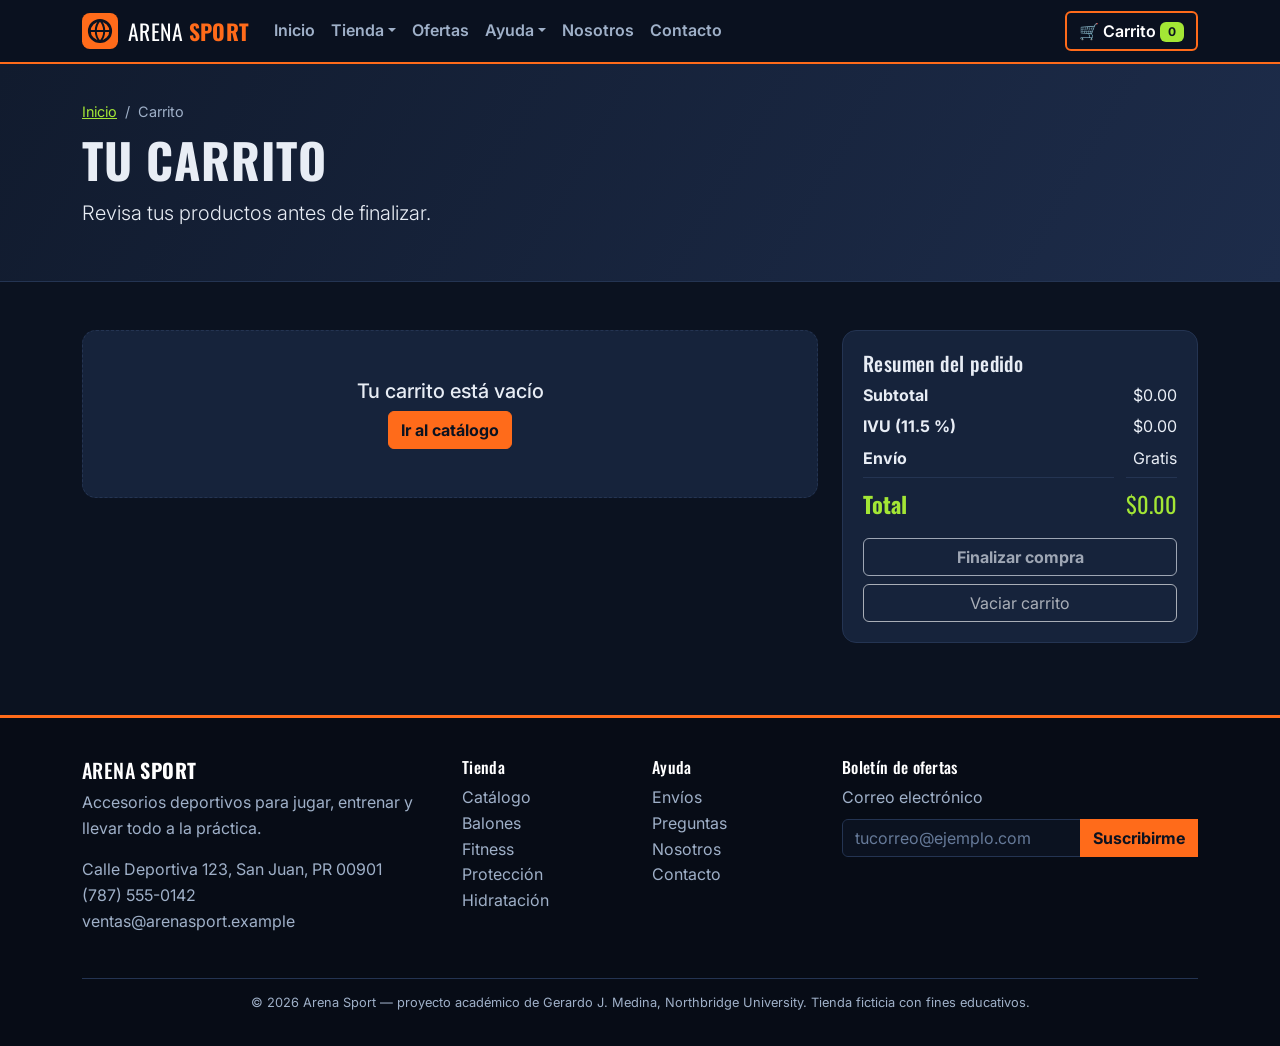
<file: carrito.html>
<!DOCTYPE html>
<!--
  Nombre: Gerardo J. Medina (GJ)
  Universidad: Northbridge University
  Curso: NCBTO - 2026-5CC - WADE 1000L - 3663ONL
  Número de estudiante: 2507056253
  Evaluación final: Creación de un sitio web (Escenario: Tienda online)
  Página: Carrito

  NOTAS DE ESTRUCTURA HTML5 (módulos 3 y 4):
  - <header>  : logo, nombre de la tienda y navegación principal (<nav>).
  - <main>    : contenido único de la página (solo hay un <main> por página).
  - <section> : cada bloque temático del contenido, con su propio título.
  - <article> : cada producto o noticia, porque se entiende por sí solo.
  - <aside>   : contenido complementario (resumen del pedido, consejos).
  - <footer>  : datos de la tienda, enlaces y suscripción al boletín.
-->
<html lang="es">
<head>
    <meta charset="UTF-8">
    <meta name="viewport" content="width=device-width, initial-scale=1.0">
    <meta name="description" content="Tu carrito de compras en Arena Sport.">
    <title>Carrito | Arena Sport</title>
    <link rel="icon" type="image/svg+xml" href="imagenes/logo.svg">

    <!-- Google Fonts: Oswald (títulos) e Inter (texto) -->
    <link rel="preconnect" href="https://fonts.googleapis.com">
    <link rel="preconnect" href="https://fonts.gstatic.com" crossorigin>
    <link href="https://fonts.googleapis.com/css2?family=Inter:wght@400;600&family=Oswald:wght@500;700&display=swap" rel="stylesheet">

    <!-- Bootstrap 5 por CDN, cargado ANTES de mi CSS para poder sobrescribirlo -->
    <link href="https://cdn.jsdelivr.net/npm/bootstrap@5.3.3/dist/css/bootstrap.min.css" rel="stylesheet">

    <!-- Mi hoja de estilos con la identidad de la tienda -->
    <link rel="stylesheet" href="css/style.css">
</head>
<body>
    <a class="saltar-contenido" href="#contenido">Saltar al contenido</a>

    <!-- HEADER semántico: marca + navegación -->
    <header class="encabezado-sitio">
        <nav class="navbar navbar-expand-lg navbar-dark" aria-label="Navegación principal">
            <div class="container">
                <a class="navbar-brand marca" href="index.html">
                    <img src="imagenes/logo.svg" alt="" width="36" height="36">
                    <span>ARENA <b>SPORT</b></span>
                </a>
                <button class="navbar-toggler" type="button" data-bs-toggle="collapse" data-bs-target="#menu" aria-controls="menu" aria-expanded="false" aria-label="Abrir menú">
                    <span class="navbar-toggler-icon"></span>
                </button>
                <div class="collapse navbar-collapse" id="menu">
                    <ul class="navbar-nav me-auto mb-2 mb-lg-0">
                        <li class="nav-item"><a class="nav-link" href="index.html">Inicio</a></li>
                        <li class="nav-item dropdown">
                            <a class="nav-link dropdown-toggle" href="#" role="button" data-bs-toggle="dropdown" aria-expanded="false">Tienda</a>
                            <ul class="dropdown-menu">
                                <li><a class="dropdown-item" href="catalogo.html">Todo el catálogo</a></li>
                                <li><hr class="dropdown-divider"></li>
                                <li><a class="dropdown-item" href="balones.html">Balones</a></li>
                                <li><a class="dropdown-item" href="fitness.html">Fitness</a></li>
                                <li><a class="dropdown-item" href="proteccion.html">Protección</a></li>
                                <li><a class="dropdown-item" href="hidratacion.html">Hidratación y bolsos</a></li>
                            </ul>
                        </li>
                        <li class="nav-item"><a class="nav-link" href="ofertas.html">Ofertas</a></li>
                        <li class="nav-item dropdown">
                            <a class="nav-link dropdown-toggle" href="#" role="button" data-bs-toggle="dropdown" aria-expanded="false">Ayuda</a>
                            <ul class="dropdown-menu">
                                <li><a class="dropdown-item" href="envios.html">Envíos y devoluciones</a></li>
                                <li><a class="dropdown-item" href="preguntas.html">Preguntas frecuentes</a></li>
                            </ul>
                        </li>
                        <li class="nav-item"><a class="nav-link" href="nosotros.html">Nosotros</a></li>
                        <li class="nav-item"><a class="nav-link" href="contacto.html">Contacto</a></li>
                    </ul>
                    <a class="btn btn-carrito" href="carrito.html" aria-label="Ver carrito">
                        &#128722; Carrito <span class="badge" id="contador-carrito">0</span>
                    </a>
                </div>
            </div>
        </nav>
    </header>

    <main id="contenido">
        <section class="banner-pagina" aria-labelledby="titulo-pagina">
            <div class="container">
                <nav aria-label="Ruta de navegación"><ol class="breadcrumb"><li class="breadcrumb-item"><a href="index.html">Inicio</a></li><li class="breadcrumb-item active" aria-current="page">Carrito</li></ol></nav>
                <h1 id="titulo-pagina">Tu carrito</h1>
                <p class="lead">Revisa tus productos antes de finalizar.</p>
            </div>
        </section>

        <div class="container seccion">
            <div class="row g-4">
                <section class="col-lg-8" aria-labelledby="t-items">
                    <h2 id="t-items" class="visually-hidden">Productos en el carrito</h2>
                    <div id="lista-carrito"></div>
                </section>
                <aside class="col-lg-4" aria-labelledby="t-resumen">
                    <div class="panel-resumen">
                        <h2 class="h5" id="t-resumen">Resumen del pedido</h2>
                        <dl class="resumen">
                            <dt>Subtotal</dt><dd id="res-subtotal">$0.00</dd>
                            <dt>IVU (11.5 %)</dt><dd id="res-impuesto">$0.00</dd>
                            <dt>Envío</dt><dd id="res-envio">$0.00</dd>
                            <dt class="total">Total</dt><dd class="total" id="res-total">$0.00</dd>
                        </dl>
                        <p class="small" id="aviso-envio"></p>
                        <button type="button" class="btn btn-acento w-100 mb-2" id="btn-finalizar">Finalizar compra</button>
                        <button type="button" class="btn btn-outline-light w-100" id="btn-vaciar">Vaciar carrito</button>
                    </div>
                </aside>
            </div>
        </div>
    </main>

    <!-- FOOTER semántico con boletín validado en tiempo real -->
    <footer class="pie-sitio">
        <div class="container">
            <div class="row g-4">
                <section class="col-md-4" aria-labelledby="pie-marca">
                    <h2 class="h5" id="pie-marca">ARENA <b>SPORT</b></h2>
                    <p>Accesorios deportivos para jugar, entrenar y llevar todo a la práctica.</p>
                    <address>
                        Calle Deportiva 123, San Juan, PR 00901<br>
                        <a href="tel:+17875550142">(787) 555-0142</a><br>
                        <a href="mailto:ventas@arenasport.example">ventas@arenasport.example</a>
                    </address>
                </section>
                <nav class="col-6 col-md-2" aria-label="Tienda">
                    <h2 class="h6">Tienda</h2>
                    <ul class="list-unstyled">
                        <li><a href="catalogo.html">Catálogo</a></li>
                        <li><a href="balones.html">Balones</a></li>
                        <li><a href="fitness.html">Fitness</a></li>
                        <li><a href="proteccion.html">Protección</a></li>
                        <li><a href="hidratacion.html">Hidratación</a></li>
                    </ul>
                </nav>
                <nav class="col-6 col-md-2" aria-label="Ayuda">
                    <h2 class="h6">Ayuda</h2>
                    <ul class="list-unstyled">
                        <li><a href="envios.html">Envíos</a></li>
                        <li><a href="preguntas.html">Preguntas</a></li>
                        <li><a href="nosotros.html">Nosotros</a></li>
                        <li><a href="contacto.html">Contacto</a></li>
                    </ul>
                </nav>
                <section class="col-md-4" aria-labelledby="pie-boletin">
                    <h2 class="h6" id="pie-boletin">Boletín de ofertas</h2>
                    <form id="form-boletin" class="validar" novalidate>
                        <label for="boletin-correo" class="form-label">Correo electrónico</label>
                        <div class="input-group has-validation">
                            <input type="email" class="form-control" id="boletin-correo" name="correo" data-reglas="requerido|email" autocomplete="email" placeholder="tucorreo@ejemplo.com">
                            <button class="btn btn-acento" type="submit">Suscribirme</button>
                            <div class="invalid-feedback"></div>
                            <div class="valid-feedback">Correo válido.</div>
                        </div>
                    </form>
                </section>
            </div>
            <p class="derechos">&copy; 2026 Arena Sport — proyecto académico de Gerardo J. Medina, Northbridge University. Tienda ficticia con fines educativos.</p>
        </div>
    </footer>

    <!-- Contenedor de notificaciones (toast) -->
    <div class="toast-container position-fixed bottom-0 end-0 p-3" id="zona-toast" aria-live="polite" aria-atomic="true"></div>

    <!-- Bootstrap JS (menú, modal, acordeón, toast) -->
    <script src="https://cdn.jsdelivr.net/npm/bootstrap@5.3.3/dist/js/bootstrap.bundle.min.js"></script>
    <!-- Mis scripts: cada archivo tiene una sola responsabilidad -->
    <script src="js/datos.js"></script>
    <script src="js/carrito.js"></script>
    <script src="js/productos.js"></script>
    <script src="js/carrusel.js"></script>
    <script src="js/formulario.js"></script>
    <script src="js/app.js"></script>
</body>
</html>
</file>
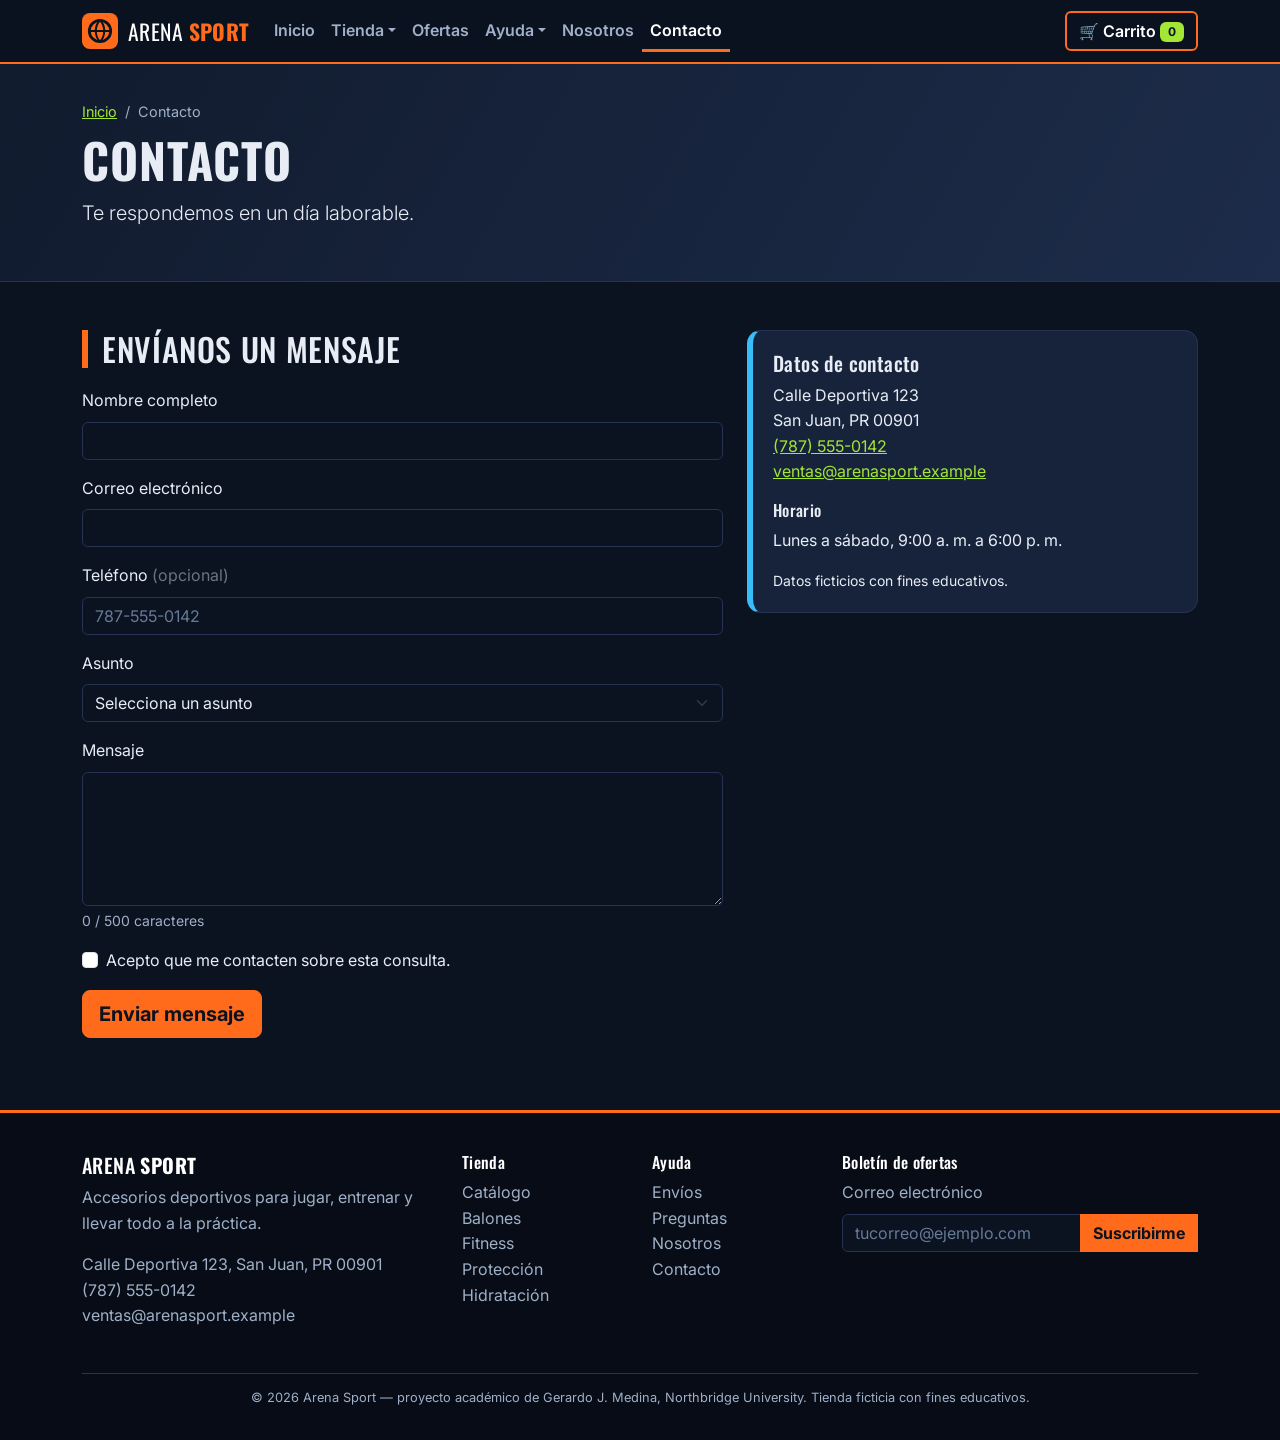
<file: contacto.html>
<!DOCTYPE html>
<!--
  Nombre: Gerardo J. Medina (GJ)
  Universidad: Northbridge University
  Curso: NCBTO - 2026-5CC - WADE 1000L - 3663ONL
  Número de estudiante: 2507056253
  Evaluación final: Creación de un sitio web (Escenario: Tienda online)
  Página: Contacto

  NOTAS DE ESTRUCTURA HTML5 (módulos 3 y 4):
  - <header>  : logo, nombre de la tienda y navegación principal (<nav>).
  - <main>    : contenido único de la página (solo hay un <main> por página).
  - <section> : cada bloque temático del contenido, con su propio título.
  - <article> : cada producto o noticia, porque se entiende por sí solo.
  - <aside>   : contenido complementario (resumen del pedido, consejos).
  - <footer>  : datos de la tienda, enlaces y suscripción al boletín.
-->
<html lang="es">
<head>
    <meta charset="UTF-8">
    <meta name="viewport" content="width=device-width, initial-scale=1.0">
    <meta name="description" content="Escríbenos: formulario de contacto de Arena Sport.">
    <title>Contacto | Arena Sport</title>
    <link rel="icon" type="image/svg+xml" href="imagenes/logo.svg">

    <!-- Google Fonts: Oswald (títulos) e Inter (texto) -->
    <link rel="preconnect" href="https://fonts.googleapis.com">
    <link rel="preconnect" href="https://fonts.gstatic.com" crossorigin>
    <link href="https://fonts.googleapis.com/css2?family=Inter:wght@400;600&family=Oswald:wght@500;700&display=swap" rel="stylesheet">

    <!-- Bootstrap 5 por CDN, cargado ANTES de mi CSS para poder sobrescribirlo -->
    <link href="https://cdn.jsdelivr.net/npm/bootstrap@5.3.3/dist/css/bootstrap.min.css" rel="stylesheet">

    <!-- Mi hoja de estilos con la identidad de la tienda -->
    <link rel="stylesheet" href="css/style.css">
</head>
<body>
    <a class="saltar-contenido" href="#contenido">Saltar al contenido</a>

    <!-- HEADER semántico: marca + navegación -->
    <header class="encabezado-sitio">
        <nav class="navbar navbar-expand-lg navbar-dark" aria-label="Navegación principal">
            <div class="container">
                <a class="navbar-brand marca" href="index.html">
                    <img src="imagenes/logo.svg" alt="" width="36" height="36">
                    <span>ARENA <b>SPORT</b></span>
                </a>
                <button class="navbar-toggler" type="button" data-bs-toggle="collapse" data-bs-target="#menu" aria-controls="menu" aria-expanded="false" aria-label="Abrir menú">
                    <span class="navbar-toggler-icon"></span>
                </button>
                <div class="collapse navbar-collapse" id="menu">
                    <ul class="navbar-nav me-auto mb-2 mb-lg-0">
                        <li class="nav-item"><a class="nav-link" href="index.html">Inicio</a></li>
                        <li class="nav-item dropdown">
                            <a class="nav-link dropdown-toggle" href="#" role="button" data-bs-toggle="dropdown" aria-expanded="false">Tienda</a>
                            <ul class="dropdown-menu">
                                <li><a class="dropdown-item" href="catalogo.html">Todo el catálogo</a></li>
                                <li><hr class="dropdown-divider"></li>
                                <li><a class="dropdown-item" href="balones.html">Balones</a></li>
                                <li><a class="dropdown-item" href="fitness.html">Fitness</a></li>
                                <li><a class="dropdown-item" href="proteccion.html">Protección</a></li>
                                <li><a class="dropdown-item" href="hidratacion.html">Hidratación y bolsos</a></li>
                            </ul>
                        </li>
                        <li class="nav-item"><a class="nav-link" href="ofertas.html">Ofertas</a></li>
                        <li class="nav-item dropdown">
                            <a class="nav-link dropdown-toggle" href="#" role="button" data-bs-toggle="dropdown" aria-expanded="false">Ayuda</a>
                            <ul class="dropdown-menu">
                                <li><a class="dropdown-item" href="envios.html">Envíos y devoluciones</a></li>
                                <li><a class="dropdown-item" href="preguntas.html">Preguntas frecuentes</a></li>
                            </ul>
                        </li>
                        <li class="nav-item"><a class="nav-link" href="nosotros.html">Nosotros</a></li>
                        <li class="nav-item"><a class="nav-link active" href="contacto.html" aria-current="page">Contacto</a></li>
                    </ul>
                    <a class="btn btn-carrito" href="carrito.html" aria-label="Ver carrito">
                        &#128722; Carrito <span class="badge" id="contador-carrito">0</span>
                    </a>
                </div>
            </div>
        </nav>
    </header>

    <main id="contenido">
        <section class="banner-pagina" aria-labelledby="titulo-pagina">
            <div class="container">
                <nav aria-label="Ruta de navegación"><ol class="breadcrumb"><li class="breadcrumb-item"><a href="index.html">Inicio</a></li><li class="breadcrumb-item active" aria-current="page">Contacto</li></ol></nav>
                <h1 id="titulo-pagina">Contacto</h1>
                <p class="lead">Te respondemos en un día laborable.</p>
            </div>
        </section>

        <div class="container seccion">
            <div class="row g-4">
                <section class="col-lg-7" aria-labelledby="t-form">
                    <h2 id="t-form" class="titulo-seccion">Envíanos un mensaje</h2>
                    <!-- Formulario validado con JavaScript (js/formulario.js) en tiempo real.
                         "novalidate" desactiva los mensajes del navegador para usar los míos.
                         Cada campo declara sus reglas en data-reglas. -->
                    <form id="form-contacto" class="validar" novalidate>
                        <div class="mb-3">
                            <label for="nombre" class="form-label">Nombre completo</label>
                            <input type="text" class="form-control" id="nombre" name="nombre" data-reglas="requerido|min:3|max:60" autocomplete="name">
                            <div class="invalid-feedback"></div><div class="valid-feedback">Se ve bien.</div>
                        </div>
                        <div class="mb-3">
                            <label for="correo" class="form-label">Correo electrónico</label>
                            <input type="email" class="form-control" id="correo" name="correo" data-reglas="requerido|email" autocomplete="email">
                            <div class="invalid-feedback"></div><div class="valid-feedback">Correo válido.</div>
                        </div>
                        <div class="mb-3">
                            <label for="telefono" class="form-label">Teléfono <span class="text-secondary">(opcional)</span></label>
                            <input type="tel" class="form-control" id="telefono" name="telefono" data-reglas="telefono" placeholder="787-555-0142" autocomplete="tel">
                            <div class="invalid-feedback"></div><div class="valid-feedback">Teléfono válido.</div>
                        </div>
                        <div class="mb-3">
                            <label for="asunto" class="form-label">Asunto</label>
                            <select class="form-select" id="asunto" name="asunto" data-reglas="requerido">
                                <option value="">Selecciona un asunto</option>
                                <option>Pregunta sobre un producto</option>
                                <option>Estado de mi pedido</option>
                                <option>Devolución o cambio</option>
                                <option>Otro</option>
                            </select>
                            <div class="invalid-feedback"></div><div class="valid-feedback">Gracias.</div>
                        </div>
                        <div class="mb-3">
                            <label for="mensaje" class="form-label">Mensaje</label>
                            <textarea class="form-control" id="mensaje" name="mensaje" rows="5" data-reglas="requerido|min:10|max:500" data-contador="contador-mensaje"></textarea>
                            <div class="form-text"><span id="contador-mensaje">0</span> / 500 caracteres</div>
                            <div class="invalid-feedback"></div><div class="valid-feedback">Mensaje listo para enviar.</div>
                        </div>
                        <div class="form-check mb-3">
                            <input class="form-check-input" type="checkbox" id="acepto" name="acepto" data-reglas="marcado">
                            <label class="form-check-label" for="acepto">Acepto que me contacten sobre esta consulta.</label>
                            <div class="invalid-feedback"></div>
                        </div>
                        <button type="submit" class="btn btn-acento btn-lg">Enviar mensaje</button>
                    </form>
                </section>
                <aside class="col-lg-5" aria-labelledby="t-datos">
                    <div class="panel-consejo" style="--color-cat:#38bdf8">
                        <h2 class="h5" id="t-datos">Datos de contacto</h2>
                        <address>
                            Calle Deportiva 123<br>San Juan, PR 00901<br>
                            <a href="tel:+17875550142">(787) 555-0142</a><br>
                            <a href="mailto:ventas@arenasport.example">ventas@arenasport.example</a>
                        </address>
                        <h3 class="h6">Horario</h3>
                        <p>Lunes a sábado, <time datetime="09:00">9:00 a. m.</time> a <time datetime="18:00">6:00 p. m.</time></p>
                        <p class="small mb-0">Datos ficticios con fines educativos.</p>
                    </div>
                </aside>
            </div>
        </div>
    </main>

    <!-- FOOTER semántico con boletín validado en tiempo real -->
    <footer class="pie-sitio">
        <div class="container">
            <div class="row g-4">
                <section class="col-md-4" aria-labelledby="pie-marca">
                    <h2 class="h5" id="pie-marca">ARENA <b>SPORT</b></h2>
                    <p>Accesorios deportivos para jugar, entrenar y llevar todo a la práctica.</p>
                    <address>
                        Calle Deportiva 123, San Juan, PR 00901<br>
                        <a href="tel:+17875550142">(787) 555-0142</a><br>
                        <a href="mailto:ventas@arenasport.example">ventas@arenasport.example</a>
                    </address>
                </section>
                <nav class="col-6 col-md-2" aria-label="Tienda">
                    <h2 class="h6">Tienda</h2>
                    <ul class="list-unstyled">
                        <li><a href="catalogo.html">Catálogo</a></li>
                        <li><a href="balones.html">Balones</a></li>
                        <li><a href="fitness.html">Fitness</a></li>
                        <li><a href="proteccion.html">Protección</a></li>
                        <li><a href="hidratacion.html">Hidratación</a></li>
                    </ul>
                </nav>
                <nav class="col-6 col-md-2" aria-label="Ayuda">
                    <h2 class="h6">Ayuda</h2>
                    <ul class="list-unstyled">
                        <li><a href="envios.html">Envíos</a></li>
                        <li><a href="preguntas.html">Preguntas</a></li>
                        <li><a href="nosotros.html">Nosotros</a></li>
                        <li><a href="contacto.html">Contacto</a></li>
                    </ul>
                </nav>
                <section class="col-md-4" aria-labelledby="pie-boletin">
                    <h2 class="h6" id="pie-boletin">Boletín de ofertas</h2>
                    <form id="form-boletin" class="validar" novalidate>
                        <label for="boletin-correo" class="form-label">Correo electrónico</label>
                        <div class="input-group has-validation">
                            <input type="email" class="form-control" id="boletin-correo" name="correo" data-reglas="requerido|email" autocomplete="email" placeholder="tucorreo@ejemplo.com">
                            <button class="btn btn-acento" type="submit">Suscribirme</button>
                            <div class="invalid-feedback"></div>
                            <div class="valid-feedback">Correo válido.</div>
                        </div>
                    </form>
                </section>
            </div>
            <p class="derechos">&copy; 2026 Arena Sport — proyecto académico de Gerardo J. Medina, Northbridge University. Tienda ficticia con fines educativos.</p>
        </div>
    </footer>

    <!-- Contenedor de notificaciones (toast) -->
    <div class="toast-container position-fixed bottom-0 end-0 p-3" id="zona-toast" aria-live="polite" aria-atomic="true"></div>

    <!-- Bootstrap JS (menú, modal, acordeón, toast) -->
    <script src="https://cdn.jsdelivr.net/npm/bootstrap@5.3.3/dist/js/bootstrap.bundle.min.js"></script>
    <!-- Mis scripts: cada archivo tiene una sola responsabilidad -->
    <script src="js/datos.js"></script>
    <script src="js/carrito.js"></script>
    <script src="js/productos.js"></script>
    <script src="js/carrusel.js"></script>
    <script src="js/formulario.js"></script>
    <script src="js/app.js"></script>
</body>
</html>
</file>
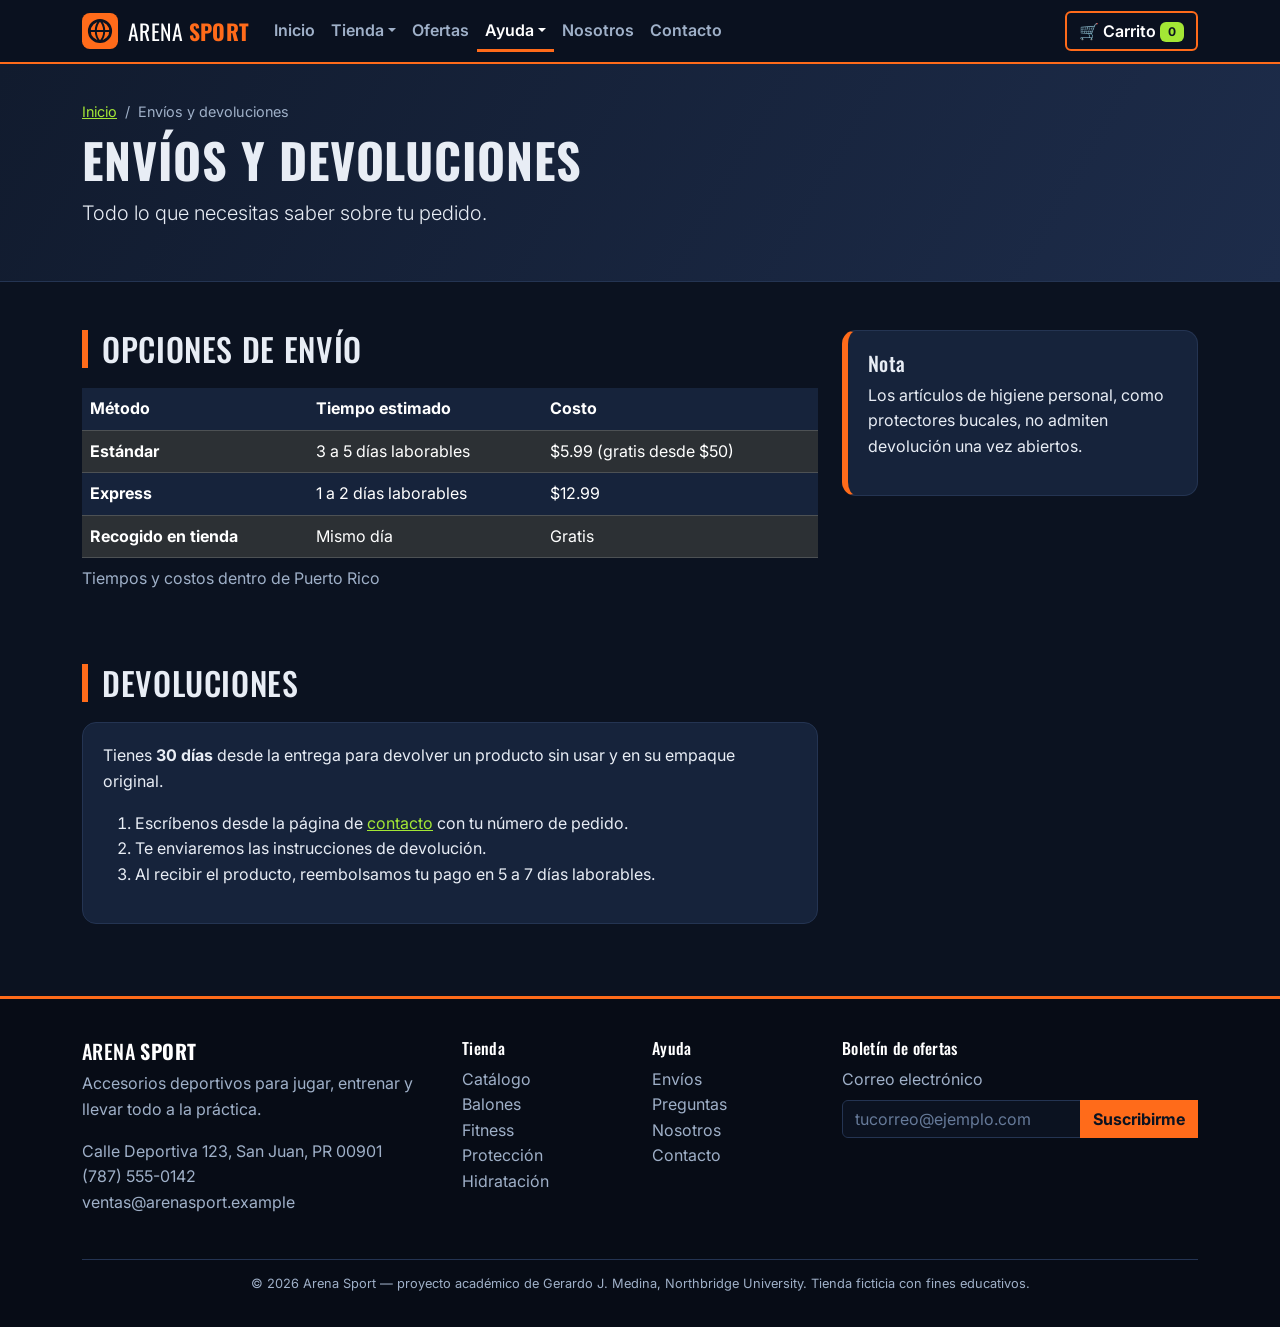
<file: envios.html>
<!DOCTYPE html>
<!--
  Nombre: Gerardo J. Medina (GJ)
  Universidad: Northbridge University
  Curso: NCBTO - 2026-5CC - WADE 1000L - 3663ONL
  Número de estudiante: 2507056253
  Evaluación final: Creación de un sitio web (Escenario: Tienda online)
  Página: Envíos y devoluciones

  NOTAS DE ESTRUCTURA HTML5 (módulos 3 y 4):
  - <header>  : logo, nombre de la tienda y navegación principal (<nav>).
  - <main>    : contenido único de la página (solo hay un <main> por página).
  - <section> : cada bloque temático del contenido, con su propio título.
  - <article> : cada producto o noticia, porque se entiende por sí solo.
  - <aside>   : contenido complementario (resumen del pedido, consejos).
  - <footer>  : datos de la tienda, enlaces y suscripción al boletín.
-->
<html lang="es">
<head>
    <meta charset="UTF-8">
    <meta name="viewport" content="width=device-width, initial-scale=1.0">
    <meta name="description" content="Información de envíos, tiempos y devoluciones de Arena Sport.">
    <title>Envíos y devoluciones | Arena Sport</title>
    <link rel="icon" type="image/svg+xml" href="imagenes/logo.svg">

    <!-- Google Fonts: Oswald (títulos) e Inter (texto) -->
    <link rel="preconnect" href="https://fonts.googleapis.com">
    <link rel="preconnect" href="https://fonts.gstatic.com" crossorigin>
    <link href="https://fonts.googleapis.com/css2?family=Inter:wght@400;600&family=Oswald:wght@500;700&display=swap" rel="stylesheet">

    <!-- Bootstrap 5 por CDN, cargado ANTES de mi CSS para poder sobrescribirlo -->
    <link href="https://cdn.jsdelivr.net/npm/bootstrap@5.3.3/dist/css/bootstrap.min.css" rel="stylesheet">

    <!-- Mi hoja de estilos con la identidad de la tienda -->
    <link rel="stylesheet" href="css/style.css">
</head>
<body>
    <a class="saltar-contenido" href="#contenido">Saltar al contenido</a>

    <!-- HEADER semántico: marca + navegación -->
    <header class="encabezado-sitio">
        <nav class="navbar navbar-expand-lg navbar-dark" aria-label="Navegación principal">
            <div class="container">
                <a class="navbar-brand marca" href="index.html">
                    <img src="imagenes/logo.svg" alt="" width="36" height="36">
                    <span>ARENA <b>SPORT</b></span>
                </a>
                <button class="navbar-toggler" type="button" data-bs-toggle="collapse" data-bs-target="#menu" aria-controls="menu" aria-expanded="false" aria-label="Abrir menú">
                    <span class="navbar-toggler-icon"></span>
                </button>
                <div class="collapse navbar-collapse" id="menu">
                    <ul class="navbar-nav me-auto mb-2 mb-lg-0">
                        <li class="nav-item"><a class="nav-link" href="index.html">Inicio</a></li>
                        <li class="nav-item dropdown">
                            <a class="nav-link dropdown-toggle" href="#" role="button" data-bs-toggle="dropdown" aria-expanded="false">Tienda</a>
                            <ul class="dropdown-menu">
                                <li><a class="dropdown-item" href="catalogo.html">Todo el catálogo</a></li>
                                <li><hr class="dropdown-divider"></li>
                                <li><a class="dropdown-item" href="balones.html">Balones</a></li>
                                <li><a class="dropdown-item" href="fitness.html">Fitness</a></li>
                                <li><a class="dropdown-item" href="proteccion.html">Protección</a></li>
                                <li><a class="dropdown-item" href="hidratacion.html">Hidratación y bolsos</a></li>
                            </ul>
                        </li>
                        <li class="nav-item"><a class="nav-link" href="ofertas.html">Ofertas</a></li>
                        <li class="nav-item dropdown">
                            <a class="nav-link dropdown-toggle active" href="#" role="button" data-bs-toggle="dropdown" aria-expanded="false">Ayuda</a>
                            <ul class="dropdown-menu">
                                <li><a class="dropdown-item" href="envios.html">Envíos y devoluciones</a></li>
                                <li><a class="dropdown-item" href="preguntas.html">Preguntas frecuentes</a></li>
                            </ul>
                        </li>
                        <li class="nav-item"><a class="nav-link" href="nosotros.html">Nosotros</a></li>
                        <li class="nav-item"><a class="nav-link" href="contacto.html">Contacto</a></li>
                    </ul>
                    <a class="btn btn-carrito" href="carrito.html" aria-label="Ver carrito">
                        &#128722; Carrito <span class="badge" id="contador-carrito">0</span>
                    </a>
                </div>
            </div>
        </nav>
    </header>

    <main id="contenido">
        <section class="banner-pagina" aria-labelledby="titulo-pagina">
            <div class="container">
                <nav aria-label="Ruta de navegación"><ol class="breadcrumb"><li class="breadcrumb-item"><a href="index.html">Inicio</a></li><li class="breadcrumb-item active" aria-current="page">Envíos y devoluciones</li></ol></nav>
                <h1 id="titulo-pagina">Envíos y devoluciones</h1>
                <p class="lead">Todo lo que necesitas saber sobre tu pedido.</p>
            </div>
        </section>

        <div class="container seccion">
            <div class="row g-4">
                <section class="col-lg-8" aria-labelledby="t-envios">
                    <h2 id="t-envios" class="titulo-seccion">Opciones de envío</h2>
                    <div class="table-responsive">
                        <table class="table table-dark table-striped align-middle">
                            <caption>Tiempos y costos dentro de Puerto Rico</caption>
                            <thead><tr><th scope="col">Método</th><th scope="col">Tiempo estimado</th><th scope="col">Costo</th></tr></thead>
                            <tbody>
                                <tr><th scope="row">Estándar</th><td>3 a 5 días laborables</td><td>$5.99 (gratis desde $50)</td></tr>
                                <tr><th scope="row">Express</th><td>1 a 2 días laborables</td><td>$12.99</td></tr>
                                <tr><th scope="row">Recogido en tienda</th><td>Mismo día</td><td>Gratis</td></tr>
                            </tbody>
                        </table>
                    </div>
                    <h2 class="titulo-seccion mt-5">Devoluciones</h2>
                    <article class="bloque-texto">
                        <p>Tienes <strong>30 días</strong> desde la entrega para devolver un producto sin usar y en su empaque original.</p>
                        <ol>
                            <li>Escríbenos desde la página de <a href="contacto.html">contacto</a> con tu número de pedido.</li>
                            <li>Te enviaremos las instrucciones de devolución.</li>
                            <li>Al recibir el producto, reembolsamos tu pago en 5 a 7 días laborables.</li>
                        </ol>
                    </article>
                </section>
                <aside class="col-lg-4" aria-labelledby="t-nota">
                    <div class="panel-consejo" style="--color-cat:#ff6b1a">
                        <h2 class="h5" id="t-nota">Nota</h2>
                        <p>Los artículos de higiene personal, como protectores bucales, no admiten devolución una vez abiertos.</p>
                    </div>
                </aside>
            </div>
        </div>
    </main>

    <!-- FOOTER semántico con boletín validado en tiempo real -->
    <footer class="pie-sitio">
        <div class="container">
            <div class="row g-4">
                <section class="col-md-4" aria-labelledby="pie-marca">
                    <h2 class="h5" id="pie-marca">ARENA <b>SPORT</b></h2>
                    <p>Accesorios deportivos para jugar, entrenar y llevar todo a la práctica.</p>
                    <address>
                        Calle Deportiva 123, San Juan, PR 00901<br>
                        <a href="tel:+17875550142">(787) 555-0142</a><br>
                        <a href="mailto:ventas@arenasport.example">ventas@arenasport.example</a>
                    </address>
                </section>
                <nav class="col-6 col-md-2" aria-label="Tienda">
                    <h2 class="h6">Tienda</h2>
                    <ul class="list-unstyled">
                        <li><a href="catalogo.html">Catálogo</a></li>
                        <li><a href="balones.html">Balones</a></li>
                        <li><a href="fitness.html">Fitness</a></li>
                        <li><a href="proteccion.html">Protección</a></li>
                        <li><a href="hidratacion.html">Hidratación</a></li>
                    </ul>
                </nav>
                <nav class="col-6 col-md-2" aria-label="Ayuda">
                    <h2 class="h6">Ayuda</h2>
                    <ul class="list-unstyled">
                        <li><a href="envios.html">Envíos</a></li>
                        <li><a href="preguntas.html">Preguntas</a></li>
                        <li><a href="nosotros.html">Nosotros</a></li>
                        <li><a href="contacto.html">Contacto</a></li>
                    </ul>
                </nav>
                <section class="col-md-4" aria-labelledby="pie-boletin">
                    <h2 class="h6" id="pie-boletin">Boletín de ofertas</h2>
                    <form id="form-boletin" class="validar" novalidate>
                        <label for="boletin-correo" class="form-label">Correo electrónico</label>
                        <div class="input-group has-validation">
                            <input type="email" class="form-control" id="boletin-correo" name="correo" data-reglas="requerido|email" autocomplete="email" placeholder="tucorreo@ejemplo.com">
                            <button class="btn btn-acento" type="submit">Suscribirme</button>
                            <div class="invalid-feedback"></div>
                            <div class="valid-feedback">Correo válido.</div>
                        </div>
                    </form>
                </section>
            </div>
            <p class="derechos">&copy; 2026 Arena Sport — proyecto académico de Gerardo J. Medina, Northbridge University. Tienda ficticia con fines educativos.</p>
        </div>
    </footer>

    <!-- Contenedor de notificaciones (toast) -->
    <div class="toast-container position-fixed bottom-0 end-0 p-3" id="zona-toast" aria-live="polite" aria-atomic="true"></div>

    <!-- Bootstrap JS (menú, modal, acordeón, toast) -->
    <script src="https://cdn.jsdelivr.net/npm/bootstrap@5.3.3/dist/js/bootstrap.bundle.min.js"></script>
    <!-- Mis scripts: cada archivo tiene una sola responsabilidad -->
    <script src="js/datos.js"></script>
    <script src="js/carrito.js"></script>
    <script src="js/productos.js"></script>
    <script src="js/carrusel.js"></script>
    <script src="js/formulario.js"></script>
    <script src="js/app.js"></script>
</body>
</html>
</file>
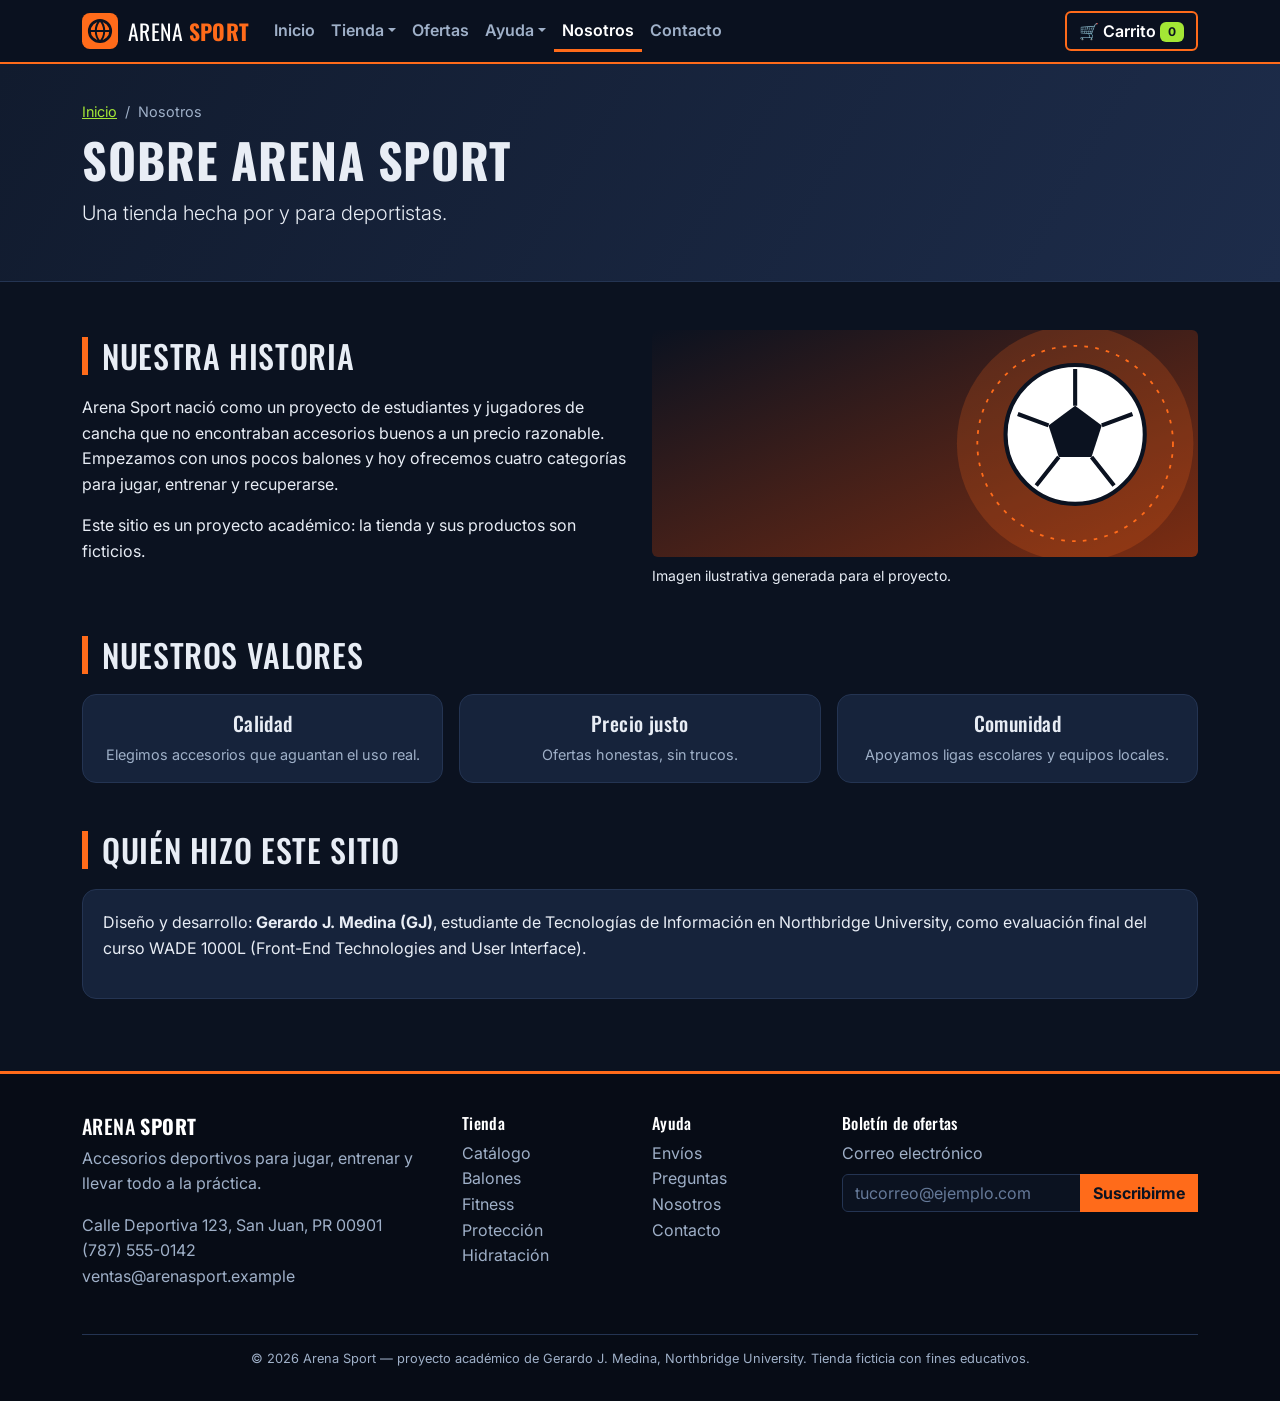
<file: nosotros.html>
<!DOCTYPE html>
<!--
  Nombre: Gerardo J. Medina (GJ)
  Universidad: Northbridge University
  Curso: NCBTO - 2026-5CC - WADE 1000L - 3663ONL
  Número de estudiante: 2507056253
  Evaluación final: Creación de un sitio web (Escenario: Tienda online)
  Página: Nosotros

  NOTAS DE ESTRUCTURA HTML5 (módulos 3 y 4):
  - <header>  : logo, nombre de la tienda y navegación principal (<nav>).
  - <main>    : contenido único de la página (solo hay un <main> por página).
  - <section> : cada bloque temático del contenido, con su propio título.
  - <article> : cada producto o noticia, porque se entiende por sí solo.
  - <aside>   : contenido complementario (resumen del pedido, consejos).
  - <footer>  : datos de la tienda, enlaces y suscripción al boletín.
-->
<html lang="es">
<head>
    <meta charset="UTF-8">
    <meta name="viewport" content="width=device-width, initial-scale=1.0">
    <meta name="description" content="Conoce la historia y los valores de Arena Sport.">
    <title>Nosotros | Arena Sport</title>
    <link rel="icon" type="image/svg+xml" href="imagenes/logo.svg">

    <!-- Google Fonts: Oswald (títulos) e Inter (texto) -->
    <link rel="preconnect" href="https://fonts.googleapis.com">
    <link rel="preconnect" href="https://fonts.gstatic.com" crossorigin>
    <link href="https://fonts.googleapis.com/css2?family=Inter:wght@400;600&family=Oswald:wght@500;700&display=swap" rel="stylesheet">

    <!-- Bootstrap 5 por CDN, cargado ANTES de mi CSS para poder sobrescribirlo -->
    <link href="https://cdn.jsdelivr.net/npm/bootstrap@5.3.3/dist/css/bootstrap.min.css" rel="stylesheet">

    <!-- Mi hoja de estilos con la identidad de la tienda -->
    <link rel="stylesheet" href="css/style.css">
</head>
<body>
    <a class="saltar-contenido" href="#contenido">Saltar al contenido</a>

    <!-- HEADER semántico: marca + navegación -->
    <header class="encabezado-sitio">
        <nav class="navbar navbar-expand-lg navbar-dark" aria-label="Navegación principal">
            <div class="container">
                <a class="navbar-brand marca" href="index.html">
                    <img src="imagenes/logo.svg" alt="" width="36" height="36">
                    <span>ARENA <b>SPORT</b></span>
                </a>
                <button class="navbar-toggler" type="button" data-bs-toggle="collapse" data-bs-target="#menu" aria-controls="menu" aria-expanded="false" aria-label="Abrir menú">
                    <span class="navbar-toggler-icon"></span>
                </button>
                <div class="collapse navbar-collapse" id="menu">
                    <ul class="navbar-nav me-auto mb-2 mb-lg-0">
                        <li class="nav-item"><a class="nav-link" href="index.html">Inicio</a></li>
                        <li class="nav-item dropdown">
                            <a class="nav-link dropdown-toggle" href="#" role="button" data-bs-toggle="dropdown" aria-expanded="false">Tienda</a>
                            <ul class="dropdown-menu">
                                <li><a class="dropdown-item" href="catalogo.html">Todo el catálogo</a></li>
                                <li><hr class="dropdown-divider"></li>
                                <li><a class="dropdown-item" href="balones.html">Balones</a></li>
                                <li><a class="dropdown-item" href="fitness.html">Fitness</a></li>
                                <li><a class="dropdown-item" href="proteccion.html">Protección</a></li>
                                <li><a class="dropdown-item" href="hidratacion.html">Hidratación y bolsos</a></li>
                            </ul>
                        </li>
                        <li class="nav-item"><a class="nav-link" href="ofertas.html">Ofertas</a></li>
                        <li class="nav-item dropdown">
                            <a class="nav-link dropdown-toggle" href="#" role="button" data-bs-toggle="dropdown" aria-expanded="false">Ayuda</a>
                            <ul class="dropdown-menu">
                                <li><a class="dropdown-item" href="envios.html">Envíos y devoluciones</a></li>
                                <li><a class="dropdown-item" href="preguntas.html">Preguntas frecuentes</a></li>
                            </ul>
                        </li>
                        <li class="nav-item"><a class="nav-link active" href="nosotros.html" aria-current="page">Nosotros</a></li>
                        <li class="nav-item"><a class="nav-link" href="contacto.html">Contacto</a></li>
                    </ul>
                    <a class="btn btn-carrito" href="carrito.html" aria-label="Ver carrito">
                        &#128722; Carrito <span class="badge" id="contador-carrito">0</span>
                    </a>
                </div>
            </div>
        </nav>
    </header>

    <main id="contenido">
        <section class="banner-pagina" aria-labelledby="titulo-pagina">
            <div class="container">
                <nav aria-label="Ruta de navegación"><ol class="breadcrumb"><li class="breadcrumb-item"><a href="index.html">Inicio</a></li><li class="breadcrumb-item active" aria-current="page">Nosotros</li></ol></nav>
                <h1 id="titulo-pagina">Sobre Arena Sport</h1>
                <p class="lead">Una tienda hecha por y para deportistas.</p>
            </div>
        </section>

        <div class="container seccion">
            <section class="row g-4 align-items-center" aria-labelledby="t-historia">
                <div class="col-md-6">
                    <h2 id="t-historia" class="titulo-seccion">Nuestra historia</h2>
                    <p>Arena Sport nació como un proyecto de estudiantes y jugadores de cancha que no encontraban accesorios buenos a un precio razonable. Empezamos con unos pocos balones y hoy ofrecemos cuatro categorías para jugar, entrenar y recuperarse.</p>
                    <p>Este sitio es un proyecto académico: la tienda y sus productos son ficticios.</p>
                </div>
                <figure class="col-md-6 mb-0">
                    <img class="img-fluid rounded" src="imagenes/slides/slide1.svg" alt="Ilustración de la marca Arena Sport" width="1200" height="500" loading="lazy">
                    <figcaption class="small mt-2">Imagen ilustrativa generada para el proyecto.</figcaption>
                </figure>
            </section>
            <section class="mt-5" aria-labelledby="t-valores">
                <h2 id="t-valores" class="titulo-seccion">Nuestros valores</h2>
                <div class="row g-3"><article class="col-md-4"><div class="beneficio"><h3 class="h5">Calidad</h3><p>Elegimos accesorios que aguantan el uso real.</p></div></article><article class="col-md-4"><div class="beneficio"><h3 class="h5">Precio justo</h3><p>Ofertas honestas, sin trucos.</p></div></article><article class="col-md-4"><div class="beneficio"><h3 class="h5">Comunidad</h3><p>Apoyamos ligas escolares y equipos locales.</p></div></article></div>
            </section>
            <section class="mt-5" aria-labelledby="t-equipo">
                <h2 id="t-equipo" class="titulo-seccion">Quién hizo este sitio</h2>
                <article class="bloque-texto">
                    <p>Diseño y desarrollo: <strong>Gerardo J. Medina (GJ)</strong>, estudiante de Tecnologías de Información en Northbridge University, como evaluación final del curso WADE 1000L (Front-End Technologies and User Interface).</p>
                </article>
            </section>
        </div>
    </main>

    <!-- FOOTER semántico con boletín validado en tiempo real -->
    <footer class="pie-sitio">
        <div class="container">
            <div class="row g-4">
                <section class="col-md-4" aria-labelledby="pie-marca">
                    <h2 class="h5" id="pie-marca">ARENA <b>SPORT</b></h2>
                    <p>Accesorios deportivos para jugar, entrenar y llevar todo a la práctica.</p>
                    <address>
                        Calle Deportiva 123, San Juan, PR 00901<br>
                        <a href="tel:+17875550142">(787) 555-0142</a><br>
                        <a href="mailto:ventas@arenasport.example">ventas@arenasport.example</a>
                    </address>
                </section>
                <nav class="col-6 col-md-2" aria-label="Tienda">
                    <h2 class="h6">Tienda</h2>
                    <ul class="list-unstyled">
                        <li><a href="catalogo.html">Catálogo</a></li>
                        <li><a href="balones.html">Balones</a></li>
                        <li><a href="fitness.html">Fitness</a></li>
                        <li><a href="proteccion.html">Protección</a></li>
                        <li><a href="hidratacion.html">Hidratación</a></li>
                    </ul>
                </nav>
                <nav class="col-6 col-md-2" aria-label="Ayuda">
                    <h2 class="h6">Ayuda</h2>
                    <ul class="list-unstyled">
                        <li><a href="envios.html">Envíos</a></li>
                        <li><a href="preguntas.html">Preguntas</a></li>
                        <li><a href="nosotros.html">Nosotros</a></li>
                        <li><a href="contacto.html">Contacto</a></li>
                    </ul>
                </nav>
                <section class="col-md-4" aria-labelledby="pie-boletin">
                    <h2 class="h6" id="pie-boletin">Boletín de ofertas</h2>
                    <form id="form-boletin" class="validar" novalidate>
                        <label for="boletin-correo" class="form-label">Correo electrónico</label>
                        <div class="input-group has-validation">
                            <input type="email" class="form-control" id="boletin-correo" name="correo" data-reglas="requerido|email" autocomplete="email" placeholder="tucorreo@ejemplo.com">
                            <button class="btn btn-acento" type="submit">Suscribirme</button>
                            <div class="invalid-feedback"></div>
                            <div class="valid-feedback">Correo válido.</div>
                        </div>
                    </form>
                </section>
            </div>
            <p class="derechos">&copy; 2026 Arena Sport — proyecto académico de Gerardo J. Medina, Northbridge University. Tienda ficticia con fines educativos.</p>
        </div>
    </footer>

    <!-- Contenedor de notificaciones (toast) -->
    <div class="toast-container position-fixed bottom-0 end-0 p-3" id="zona-toast" aria-live="polite" aria-atomic="true"></div>

    <!-- Bootstrap JS (menú, modal, acordeón, toast) -->
    <script src="https://cdn.jsdelivr.net/npm/bootstrap@5.3.3/dist/js/bootstrap.bundle.min.js"></script>
    <!-- Mis scripts: cada archivo tiene una sola responsabilidad -->
    <script src="js/datos.js"></script>
    <script src="js/carrito.js"></script>
    <script src="js/productos.js"></script>
    <script src="js/carrusel.js"></script>
    <script src="js/formulario.js"></script>
    <script src="js/app.js"></script>
</body>
</html>
</file>
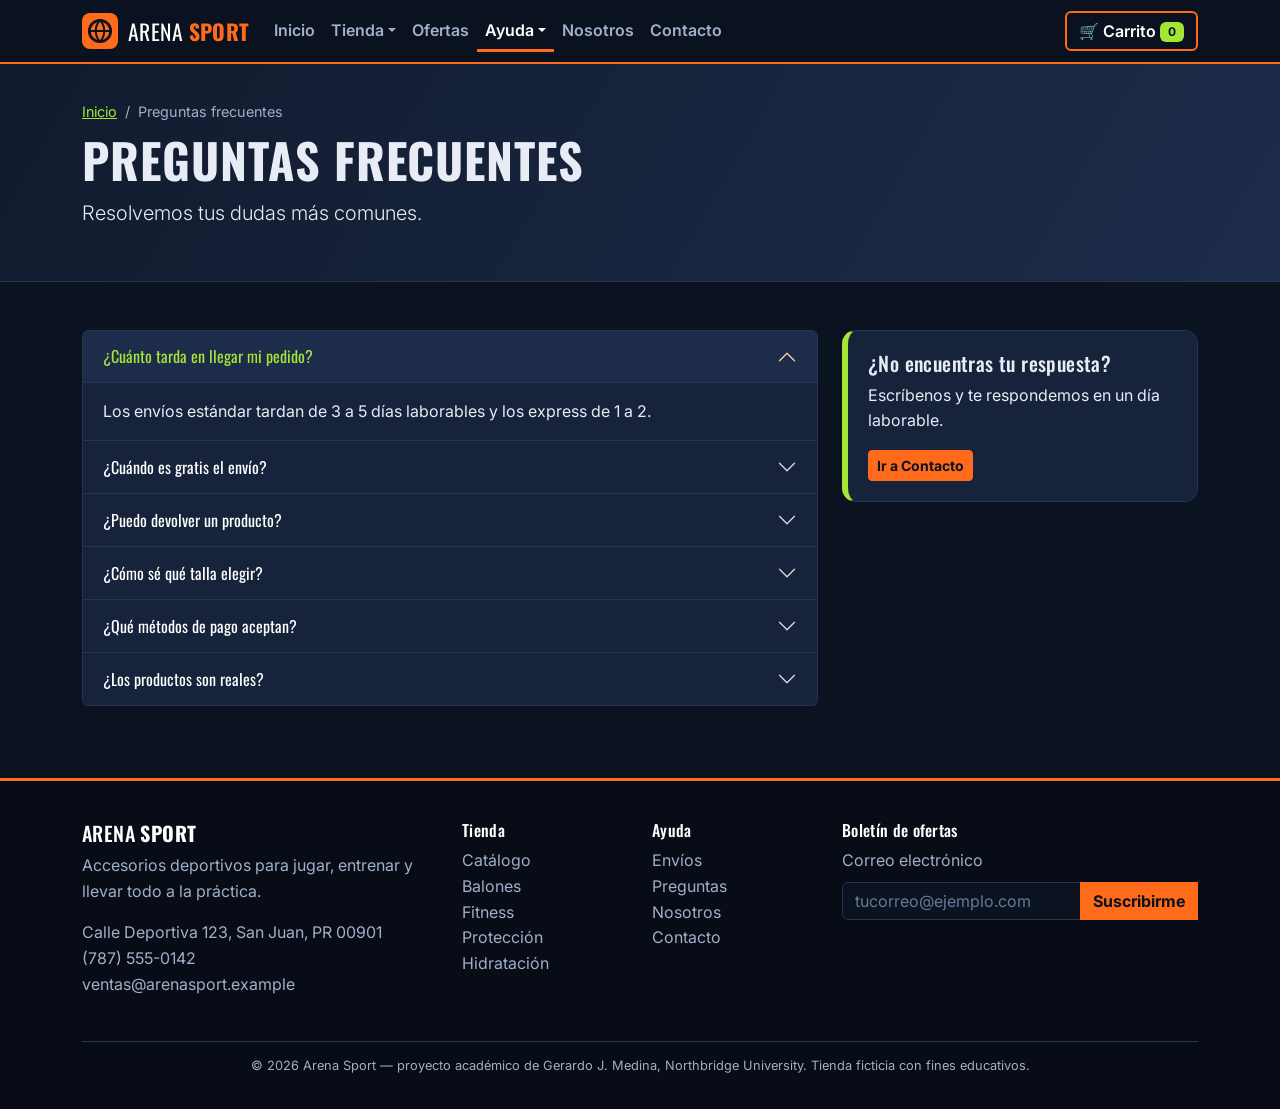
<file: preguntas.html>
<!DOCTYPE html>
<!--
  Nombre: Gerardo J. Medina (GJ)
  Universidad: Northbridge University
  Curso: NCBTO - 2026-5CC - WADE 1000L - 3663ONL
  Número de estudiante: 2507056253
  Evaluación final: Creación de un sitio web (Escenario: Tienda online)
  Página: Preguntas frecuentes

  NOTAS DE ESTRUCTURA HTML5 (módulos 3 y 4):
  - <header>  : logo, nombre de la tienda y navegación principal (<nav>).
  - <main>    : contenido único de la página (solo hay un <main> por página).
  - <section> : cada bloque temático del contenido, con su propio título.
  - <article> : cada producto o noticia, porque se entiende por sí solo.
  - <aside>   : contenido complementario (resumen del pedido, consejos).
  - <footer>  : datos de la tienda, enlaces y suscripción al boletín.
-->
<html lang="es">
<head>
    <meta charset="UTF-8">
    <meta name="viewport" content="width=device-width, initial-scale=1.0">
    <meta name="description" content="Respuestas a las dudas más comunes sobre Arena Sport.">
    <title>Preguntas frecuentes | Arena Sport</title>
    <link rel="icon" type="image/svg+xml" href="imagenes/logo.svg">

    <!-- Google Fonts: Oswald (títulos) e Inter (texto) -->
    <link rel="preconnect" href="https://fonts.googleapis.com">
    <link rel="preconnect" href="https://fonts.gstatic.com" crossorigin>
    <link href="https://fonts.googleapis.com/css2?family=Inter:wght@400;600&family=Oswald:wght@500;700&display=swap" rel="stylesheet">

    <!-- Bootstrap 5 por CDN, cargado ANTES de mi CSS para poder sobrescribirlo -->
    <link href="https://cdn.jsdelivr.net/npm/bootstrap@5.3.3/dist/css/bootstrap.min.css" rel="stylesheet">

    <!-- Mi hoja de estilos con la identidad de la tienda -->
    <link rel="stylesheet" href="css/style.css">
</head>
<body>
    <a class="saltar-contenido" href="#contenido">Saltar al contenido</a>

    <!-- HEADER semántico: marca + navegación -->
    <header class="encabezado-sitio">
        <nav class="navbar navbar-expand-lg navbar-dark" aria-label="Navegación principal">
            <div class="container">
                <a class="navbar-brand marca" href="index.html">
                    <img src="imagenes/logo.svg" alt="" width="36" height="36">
                    <span>ARENA <b>SPORT</b></span>
                </a>
                <button class="navbar-toggler" type="button" data-bs-toggle="collapse" data-bs-target="#menu" aria-controls="menu" aria-expanded="false" aria-label="Abrir menú">
                    <span class="navbar-toggler-icon"></span>
                </button>
                <div class="collapse navbar-collapse" id="menu">
                    <ul class="navbar-nav me-auto mb-2 mb-lg-0">
                        <li class="nav-item"><a class="nav-link" href="index.html">Inicio</a></li>
                        <li class="nav-item dropdown">
                            <a class="nav-link dropdown-toggle" href="#" role="button" data-bs-toggle="dropdown" aria-expanded="false">Tienda</a>
                            <ul class="dropdown-menu">
                                <li><a class="dropdown-item" href="catalogo.html">Todo el catálogo</a></li>
                                <li><hr class="dropdown-divider"></li>
                                <li><a class="dropdown-item" href="balones.html">Balones</a></li>
                                <li><a class="dropdown-item" href="fitness.html">Fitness</a></li>
                                <li><a class="dropdown-item" href="proteccion.html">Protección</a></li>
                                <li><a class="dropdown-item" href="hidratacion.html">Hidratación y bolsos</a></li>
                            </ul>
                        </li>
                        <li class="nav-item"><a class="nav-link" href="ofertas.html">Ofertas</a></li>
                        <li class="nav-item dropdown">
                            <a class="nav-link dropdown-toggle active" href="#" role="button" data-bs-toggle="dropdown" aria-expanded="false">Ayuda</a>
                            <ul class="dropdown-menu">
                                <li><a class="dropdown-item" href="envios.html">Envíos y devoluciones</a></li>
                                <li><a class="dropdown-item" href="preguntas.html">Preguntas frecuentes</a></li>
                            </ul>
                        </li>
                        <li class="nav-item"><a class="nav-link" href="nosotros.html">Nosotros</a></li>
                        <li class="nav-item"><a class="nav-link" href="contacto.html">Contacto</a></li>
                    </ul>
                    <a class="btn btn-carrito" href="carrito.html" aria-label="Ver carrito">
                        &#128722; Carrito <span class="badge" id="contador-carrito">0</span>
                    </a>
                </div>
            </div>
        </nav>
    </header>

    <main id="contenido">
        <section class="banner-pagina" aria-labelledby="titulo-pagina">
            <div class="container">
                <nav aria-label="Ruta de navegación"><ol class="breadcrumb"><li class="breadcrumb-item"><a href="index.html">Inicio</a></li><li class="breadcrumb-item active" aria-current="page">Preguntas frecuentes</li></ol></nav>
                <h1 id="titulo-pagina">Preguntas frecuentes</h1>
                <p class="lead">Resolvemos tus dudas más comunes.</p>
            </div>
        </section>

        <div class="container seccion">
            <div class="row g-4">
                <section class="col-lg-8" aria-labelledby="t-faq">
                    <h2 id="t-faq" class="visually-hidden">Lista de preguntas</h2>
                    <div class="accordion" id="acordeon-faq">
                    <div class="accordion-item">
                        <h3 class="accordion-header"><button class="accordion-button" type="button" data-bs-toggle="collapse" data-bs-target="#faq0" aria-expanded="true" aria-controls="faq0">¿Cuánto tarda en llegar mi pedido?</button></h3>
                        <div id="faq0" class="accordion-collapse collapse show" data-bs-parent="#acordeon-faq"><div class="accordion-body">Los envíos estándar tardan de 3 a 5 días laborables y los express de 1 a 2.</div></div>
                    </div>
                    <div class="accordion-item">
                        <h3 class="accordion-header"><button class="accordion-button collapsed" type="button" data-bs-toggle="collapse" data-bs-target="#faq1" aria-expanded="false" aria-controls="faq1">¿Cuándo es gratis el envío?</button></h3>
                        <div id="faq1" class="accordion-collapse collapse" data-bs-parent="#acordeon-faq"><div class="accordion-body">En compras de $50 o más, antes de impuestos.</div></div>
                    </div>
                    <div class="accordion-item">
                        <h3 class="accordion-header"><button class="accordion-button collapsed" type="button" data-bs-toggle="collapse" data-bs-target="#faq2" aria-expanded="false" aria-controls="faq2">¿Puedo devolver un producto?</button></h3>
                        <div id="faq2" class="accordion-collapse collapse" data-bs-parent="#acordeon-faq"><div class="accordion-body">Sí, dentro de 30 días desde la entrega, sin usar y en su empaque original.</div></div>
                    </div>
                    <div class="accordion-item">
                        <h3 class="accordion-header"><button class="accordion-button collapsed" type="button" data-bs-toggle="collapse" data-bs-target="#faq3" aria-expanded="false" aria-controls="faq3">¿Cómo sé qué talla elegir?</button></h3>
                        <div id="faq3" class="accordion-collapse collapse" data-bs-parent="#acordeon-faq"><div class="accordion-body">Cada producto indica sus tallas en las especificaciones. Si tienes dudas, escríbenos desde Contacto.</div></div>
                    </div>
                    <div class="accordion-item">
                        <h3 class="accordion-header"><button class="accordion-button collapsed" type="button" data-bs-toggle="collapse" data-bs-target="#faq4" aria-expanded="false" aria-controls="faq4">¿Qué métodos de pago aceptan?</button></h3>
                        <div id="faq4" class="accordion-collapse collapse" data-bs-parent="#acordeon-faq"><div class="accordion-body">En este proyecto académico no se procesan pagos reales; el carrito solo simula la compra.</div></div>
                    </div>
                    <div class="accordion-item">
                        <h3 class="accordion-header"><button class="accordion-button collapsed" type="button" data-bs-toggle="collapse" data-bs-target="#faq5" aria-expanded="false" aria-controls="faq5">¿Los productos son reales?</button></h3>
                        <div id="faq5" class="accordion-collapse collapse" data-bs-parent="#acordeon-faq"><div class="accordion-body">No. Arena Sport es una tienda ficticia creada para una evaluación del curso.</div></div>
                    </div>
                    </div>
                </section>
                <aside class="col-lg-4" aria-labelledby="t-mas">
                    <div class="panel-consejo" style="--color-cat:#a3e635">
                        <h2 class="h5" id="t-mas">¿No encuentras tu respuesta?</h2>
                        <p>Escríbenos y te respondemos en un día laborable.</p>
                        <a class="btn btn-acento btn-sm" href="contacto.html">Ir a Contacto</a>
                    </div>
                </aside>
            </div>
        </div>
    </main>

    <!-- FOOTER semántico con boletín validado en tiempo real -->
    <footer class="pie-sitio">
        <div class="container">
            <div class="row g-4">
                <section class="col-md-4" aria-labelledby="pie-marca">
                    <h2 class="h5" id="pie-marca">ARENA <b>SPORT</b></h2>
                    <p>Accesorios deportivos para jugar, entrenar y llevar todo a la práctica.</p>
                    <address>
                        Calle Deportiva 123, San Juan, PR 00901<br>
                        <a href="tel:+17875550142">(787) 555-0142</a><br>
                        <a href="mailto:ventas@arenasport.example">ventas@arenasport.example</a>
                    </address>
                </section>
                <nav class="col-6 col-md-2" aria-label="Tienda">
                    <h2 class="h6">Tienda</h2>
                    <ul class="list-unstyled">
                        <li><a href="catalogo.html">Catálogo</a></li>
                        <li><a href="balones.html">Balones</a></li>
                        <li><a href="fitness.html">Fitness</a></li>
                        <li><a href="proteccion.html">Protección</a></li>
                        <li><a href="hidratacion.html">Hidratación</a></li>
                    </ul>
                </nav>
                <nav class="col-6 col-md-2" aria-label="Ayuda">
                    <h2 class="h6">Ayuda</h2>
                    <ul class="list-unstyled">
                        <li><a href="envios.html">Envíos</a></li>
                        <li><a href="preguntas.html">Preguntas</a></li>
                        <li><a href="nosotros.html">Nosotros</a></li>
                        <li><a href="contacto.html">Contacto</a></li>
                    </ul>
                </nav>
                <section class="col-md-4" aria-labelledby="pie-boletin">
                    <h2 class="h6" id="pie-boletin">Boletín de ofertas</h2>
                    <form id="form-boletin" class="validar" novalidate>
                        <label for="boletin-correo" class="form-label">Correo electrónico</label>
                        <div class="input-group has-validation">
                            <input type="email" class="form-control" id="boletin-correo" name="correo" data-reglas="requerido|email" autocomplete="email" placeholder="tucorreo@ejemplo.com">
                            <button class="btn btn-acento" type="submit">Suscribirme</button>
                            <div class="invalid-feedback"></div>
                            <div class="valid-feedback">Correo válido.</div>
                        </div>
                    </form>
                </section>
            </div>
            <p class="derechos">&copy; 2026 Arena Sport — proyecto académico de Gerardo J. Medina, Northbridge University. Tienda ficticia con fines educativos.</p>
        </div>
    </footer>

    <!-- Contenedor de notificaciones (toast) -->
    <div class="toast-container position-fixed bottom-0 end-0 p-3" id="zona-toast" aria-live="polite" aria-atomic="true"></div>

    <!-- Bootstrap JS (menú, modal, acordeón, toast) -->
    <script src="https://cdn.jsdelivr.net/npm/bootstrap@5.3.3/dist/js/bootstrap.bundle.min.js"></script>
    <!-- Mis scripts: cada archivo tiene una sola responsabilidad -->
    <script src="js/datos.js"></script>
    <script src="js/carrito.js"></script>
    <script src="js/productos.js"></script>
    <script src="js/carrusel.js"></script>
    <script src="js/formulario.js"></script>
    <script src="js/app.js"></script>
</body>
</html>
</file>
<file: css/style.css>
/* ==========================================================
   ARENA SPORT — hoja de estilos propia
   Autor: Gerardo J. Medina (GJ) · WADE 1000L
   Se carga DESPUÉS de Bootstrap para poder sobrescribirlo.

   ÍNDICE
   1. Variables (identidad de marca)
   2. Base y tipografía
   3. Encabezado y navegación
   4. Botones
   5. Carrusel (JavaScript)
   6. Secciones, banners y categorías
   7. Tarjetas de producto (hover y resaltado)
   8. Modal, carrito y paneles
   9. Formularios (validación en tiempo real)
   10. Pie de página
   11. Diseño responsivo (móvil, tablet, escritorio)
   ========================================================== */

/* 1. VARIABLES — un solo lugar para cambiar la identidad */
:root {
    --fondo: #0b1220;
    --fondo-2: #111b2e;
    --superficie: #16233b;
    --borde: #243452;
    --texto: #e8edf5;
    --texto-suave: #9fb0c8;
    --acento: #ff6b1a;
    --acento-oscuro: #e0560a;
    --lima: #a3e635;
    --radio: 14px;
    --sombra: 0 10px 24px rgba(0, 0, 0, .35);
    --fuente-titulo: "Oswald", "Arial Narrow", sans-serif;
    --fuente-texto: "Inter", system-ui, -apple-system, "Segoe UI", Arial, sans-serif;
}

/* 2. BASE */
body {
    font-family: var(--fuente-texto);
    background: var(--fondo);
    color: var(--texto);
    line-height: 1.6;
}
h1, h2, h3, h4, h5, .marca { font-family: var(--fuente-titulo); letter-spacing: .02em; }
h1 { font-weight: 700; text-transform: uppercase; font-size: clamp(2rem, 5vw, 3rem); }
a { color: var(--lima); }
a:hover { color: #c6f26b; }
img { max-width: 100%; height: auto; }

/* Enlace para saltar al contenido (accesibilidad con teclado) */
.saltar-contenido {
    position: absolute; left: -999px; top: 8px; z-index: 2000;
    background: var(--acento); color: #0b1220; padding: 8px 14px; border-radius: 8px;
}
.saltar-contenido:focus { left: 8px; }

/* Foco visible para quien navega con teclado */
:focus-visible { outline: 3px solid var(--lima); outline-offset: 2px; }

/* 3. ENCABEZADO */
.encabezado-sitio {
    position: sticky; top: 0; z-index: 1030;
    background: rgba(11, 18, 32, .95);
    border-bottom: 2px solid var(--acento);
    backdrop-filter: blur(6px);
}
.marca { display: flex; align-items: center; gap: 10px; font-size: 1.35rem; text-transform: uppercase; }
.marca b { color: var(--acento); }
.navbar .nav-link { font-weight: 600; color: var(--texto-suave); }
.navbar .nav-link:hover, .navbar .nav-link.active { color: #fff; }
.navbar .nav-link.active { box-shadow: inset 0 -3px 0 var(--acento); }
.dropdown-menu { background: var(--superficie); border: 1px solid var(--borde); }
.dropdown-item { color: var(--texto); }
.dropdown-item:hover, .dropdown-item:focus { background: var(--acento); color: #0b1220; }
.btn-carrito { background: transparent; border: 2px solid var(--acento); color: #fff; font-weight: 600; }
.btn-carrito:hover { background: var(--acento); color: #0b1220; }
.btn-carrito .badge { background: var(--lima); color: #0b1220; }

/* 4. BOTONES */
.btn-acento { background: var(--acento); border-color: var(--acento); color: #0b1220; font-weight: 700; }
.btn-acento:hover, .btn-acento:focus { background: var(--acento-oscuro); border-color: var(--acento-oscuro); color: #fff; }
.btn-oscuro { background: #0b1220; color: #fff; font-weight: 700; border: 0; }
.btn-oscuro:hover { background: #000; color: var(--lima); }

/* 5. CARRUSEL — estilos del carrusel hecho con JavaScript */
.carrusel { position: relative; overflow: hidden; background: #000; }
.carrusel-pista { position: relative; aspect-ratio: 12 / 5; min-height: 260px; }
.slide {
    position: absolute; inset: 0; margin: 0;
    opacity: 0; visibility: hidden; transition: opacity .7s ease, visibility .7s;
}
.slide.activo { opacity: 1; visibility: visible; z-index: 1; }
.slide img { width: 100%; height: 100%; object-fit: cover; object-position: 80% center; display: block; }
/* Degradado para que el texto siempre se lea sobre la imagen */
.slide::after { content: ""; position: absolute; inset: 0; background: linear-gradient(90deg, rgba(11, 18, 32, .85) 0%, rgba(11, 18, 32, .35) 55%, transparent 100%); }
.slide figcaption { z-index: 2; }
.slide figcaption {
    position: absolute; left: clamp(16px, 6vw, 80px); bottom: clamp(16px, 8%, 60px);
    max-width: 520px; text-shadow: 0 2px 8px rgba(0, 0, 0, .6);
}
.slide figcaption h2 { font-size: clamp(1.4rem, 4vw, 2.6rem); text-transform: uppercase; margin-bottom: 4px; }
.slide figcaption p { margin-bottom: 12px; }
.carrusel-btn {
    position: absolute; top: 50%; transform: translateY(-50%); z-index: 3;
    width: 46px; height: 46px; border-radius: 50%; border: 0;
    background: rgba(11, 18, 32, .65); color: #fff; font-size: 1.1rem; cursor: pointer;
    transition: background .2s, transform .2s;
}
.carrusel-btn:hover { background: var(--acento); color: #0b1220; transform: translateY(-50%) scale(1.08); }
.carrusel-btn.anterior { left: 12px; }
.carrusel-btn.siguiente { right: 12px; }
.carrusel-puntos { position: absolute; bottom: 10px; left: 50%; transform: translateX(-50%); z-index: 3; display: flex; gap: 8px; }
.carrusel-puntos button {
    width: 12px; height: 12px; padding: 0; border-radius: 50%;
    border: 2px solid #fff; background: transparent; cursor: pointer;
}
.carrusel-puntos button[aria-selected="true"] { background: var(--acento); border-color: var(--acento); transform: scale(1.2); }
.carrusel-pausa {
    position: absolute; top: 10px; right: 12px; z-index: 3; border: 0; border-radius: 8px;
    background: rgba(11, 18, 32, .65); color: #fff; padding: 4px 10px; font-size: .8rem; cursor: pointer;
}
.carrusel-pausa:hover { background: var(--acento); color: #0b1220; }

/* 6. SECCIONES */
.seccion { padding-top: 48px; padding-bottom: 8px; }
.titulo-seccion {
    font-size: clamp(1.4rem, 3vw, 2rem); text-transform: uppercase; margin-bottom: 20px;
    padding-left: 14px; border-left: 6px solid var(--acento);
}
.banner-pagina {
    background: linear-gradient(120deg, var(--fondo-2), #1d2c4a);
    padding: 36px 0; border-bottom: 1px solid var(--borde);
}
.breadcrumb { --bs-breadcrumb-divider-color: var(--texto-suave); margin-bottom: 8px; font-size: .9rem; }
.breadcrumb-item.active { color: var(--texto-suave); }
.ayuda-interaccion { color: var(--texto-suave); font-size: .9rem; }
.beneficio { background: var(--superficie); border: 1px solid var(--borde); border-radius: var(--radio); padding: 16px; height: 100%; text-align: center; }
.beneficio > span { font-size: 1.8rem; }
.beneficio p { margin: 0; color: var(--texto-suave); font-size: .9rem; }
.tarjeta-categoria {
    display: block; height: 100%; text-align: center; text-decoration: none; color: var(--texto);
    background: var(--superficie); border: 1px solid var(--borde); border-top: 5px solid var(--color-cat);
    border-radius: var(--radio); padding: 18px 12px; transition: transform .2s, box-shadow .2s;
}
.tarjeta-categoria:hover { transform: translateY(-6px); box-shadow: var(--sombra); color: #fff; }
.tarjeta-categoria img { width: 96px; height: 96px; border-radius: 50%; margin-bottom: 8px; }
.tarjeta-categoria p { font-size: .85rem; color: var(--texto-suave); margin: 0; }
.franja-ofertas { background: var(--acento); color: #0b1220; margin-top: 56px; padding: 36px 0; }
.franja-ofertas h2 { text-transform: uppercase; }

/* 7. TARJETAS DE PRODUCTO */
.card.producto {
    background: var(--superficie); border: 1px solid var(--borde); border-radius: var(--radio);
    overflow: hidden; position: relative; cursor: pointer; color: var(--texto);
    transition: transform .25s ease, box-shadow .25s ease, border-color .25s ease, opacity .25s ease, filter .25s ease;
}
/* Efecto hover con CSS puro */
.card.producto:hover, .card.producto:focus-visible {
    transform: translateY(-6px); border-color: var(--acento); box-shadow: 0 14px 28px rgba(255, 107, 26, .25);
}
/* Resaltado con JavaScript: la tarjeta activa destaca y las demás se atenúan */
.card.producto.resaltado { border-color: var(--lima); box-shadow: 0 0 0 3px rgba(163, 230, 53, .45), 0 14px 28px rgba(0, 0, 0, .5); transform: translateY(-8px) scale(1.02); z-index: 2; }
.hay-resaltado .card.producto:not(.resaltado) { opacity: .55; filter: saturate(.6); }
.card.producto .card-img-top { background: #0b1220; }
.etiqueta-cat { font-size: .75rem; text-transform: uppercase; letter-spacing: .08em; color: var(--lima); margin-bottom: 4px; }
.card-title { color: #fff; }
.precio { font-weight: 700; font-size: 1.1rem; margin-bottom: 8px; }
.precio-anterior { color: var(--texto-suave); text-decoration: line-through; font-weight: 400; font-size: .9rem; margin-left: 6px; }
.precio-grande { font-family: var(--fuente-titulo); font-size: 2rem; color: var(--acento); }
.insignia-oferta {
    position: absolute; top: 10px; left: 10px; z-index: 2; background: var(--acento); color: #0b1220;
    font-weight: 700; font-size: .7rem; padding: 3px 9px; border-radius: 999px; letter-spacing: .06em;
}

/* 8. MODAL, CARRITO Y PANELES */
.modal-content { background: var(--superficie); border: 1px solid var(--borde); color: var(--texto); }
.modal-header, .modal-footer { border-color: var(--borde); }
.specs { padding-left: 1.1rem; color: var(--texto-suave); }
.panel-filtros, .panel-resumen, .bloque-texto {
    background: var(--superficie); border: 1px solid var(--borde); border-radius: var(--radio); padding: 20px;
}
.panel-consejo {
    background: var(--superficie); border: 1px solid var(--borde); border-left: 6px solid var(--color-cat, var(--acento));
    border-radius: var(--radio); padding: 20px;
}
.panel-resumen { position: sticky; top: 92px; }
.resumen { display: grid; grid-template-columns: 1fr auto; gap: 6px 12px; margin-bottom: 12px; }
.resumen dd { margin: 0; text-align: right; }
.resumen .total { font-family: var(--fuente-titulo); font-size: 1.4rem; border-top: 1px solid var(--borde); padding-top: 8px; color: var(--lima); }
.item-carrito { display: grid; grid-template-columns: 80px 1fr auto; gap: 14px; align-items: center; background: var(--superficie); border: 1px solid var(--borde); border-radius: var(--radio); padding: 12px; margin-bottom: 12px; }
.item-carrito img { width: 80px; height: 80px; border-radius: 10px; }
.item-carrito h3 { font-size: 1rem; margin: 0 0 4px; }
.cantidad { display: inline-flex; align-items: center; gap: 6px; }
.cantidad button { width: 30px; height: 30px; border-radius: 8px; border: 1px solid var(--borde); background: #0b1220; color: #fff; }
.cantidad button:hover { background: var(--acento); color: #0b1220; }
.carrito-vacio { text-align: center; padding: 48px 16px; background: var(--superficie); border: 1px dashed var(--borde); border-radius: var(--radio); }
.accordion { --bs-accordion-bg: var(--superficie); --bs-accordion-color: var(--texto); --bs-accordion-border-color: var(--borde); --bs-accordion-btn-bg: var(--superficie); --bs-accordion-btn-color: #fff; --bs-accordion-active-bg: #1d2c4a; --bs-accordion-active-color: var(--lima); --bs-accordion-btn-focus-box-shadow: 0 0 0 .2rem rgba(163, 230, 53, .35); }
.accordion-button::after { filter: invert(1); }
.table { --bs-table-bg: var(--superficie); }
.table caption { color: var(--texto-suave); }
.toast { background: var(--superficie); color: var(--texto); border: 1px solid var(--lima); }

/* 9. FORMULARIOS */
.form-control, .form-select { background-color: #0b1220; border-color: var(--borde); color: var(--texto); }
.form-control:focus, .form-select:focus { background-color: #0b1220; color: #fff; border-color: var(--acento); box-shadow: 0 0 0 .2rem rgba(255, 107, 26, .3); }
.form-control::placeholder { color: #667a99; }
.form-text { color: var(--texto-suave); }
.form-control.is-valid, .form-select.is-valid { border-color: var(--lima); }
.form-control.is-invalid, .form-select.is-invalid { border-color: #ff5c5c; }
.invalid-feedback { color: #ff8a8a; }
.valid-feedback { color: var(--lima); }
.contador-alerta { color: #ff8a8a; font-weight: 700; }

/* 10. PIE DE PÁGINA */
.pie-sitio { background: #070c16; border-top: 3px solid var(--acento); margin-top: 64px; padding: 40px 0 16px; color: var(--texto-suave); }
.pie-sitio h2 { color: #fff; }
.pie-sitio a { color: var(--texto-suave); text-decoration: none; }
.pie-sitio a:hover { color: var(--lima); text-decoration: underline; }
.derechos { text-align: center; font-size: .8rem; border-top: 1px solid var(--borde); margin-top: 28px; padding-top: 14px; }

/* 11. DISEÑO RESPONSIVO
   Móvil primero con la cuadrícula de Bootstrap; estas media queries
   ajustan lo que Bootstrap no cubre. */
@media (max-width: 991.98px) {                 /* tablet y menor */
    .panel-resumen { position: static; }
    .navbar-collapse { padding-bottom: 12px; }
    .btn-carrito { margin-top: 8px; }
}
@media (max-width: 767.98px) {                 /* móvil grande */
    .carrusel-pista { aspect-ratio: auto; height: 340px; }
    .slide figcaption { right: 16px; }
    .slide img { object-position: 85% center; }
    .slide figcaption p { display: none; }
    .seccion { padding-top: 32px; }
}
@media (max-width: 575.98px) {                 /* móvil pequeño */
    .item-carrito { grid-template-columns: 64px 1fr; }
    .item-carrito > :last-child { grid-column: 1 / -1; }
    .item-carrito img { width: 64px; height: 64px; }
    .carrusel-btn { width: 38px; height: 38px; }
    .marca { font-size: 1.15rem; }
}
@media (min-width: 1400px) {                   /* escritorio ancho */
    .container { max-width: 1280px; }
}

/* Respeto a quien prefiere menos movimiento */
@media (prefers-reduced-motion: reduce) {
    *, *::before, *::after { transition: none !important; animation: none !important; }
}
</file>
